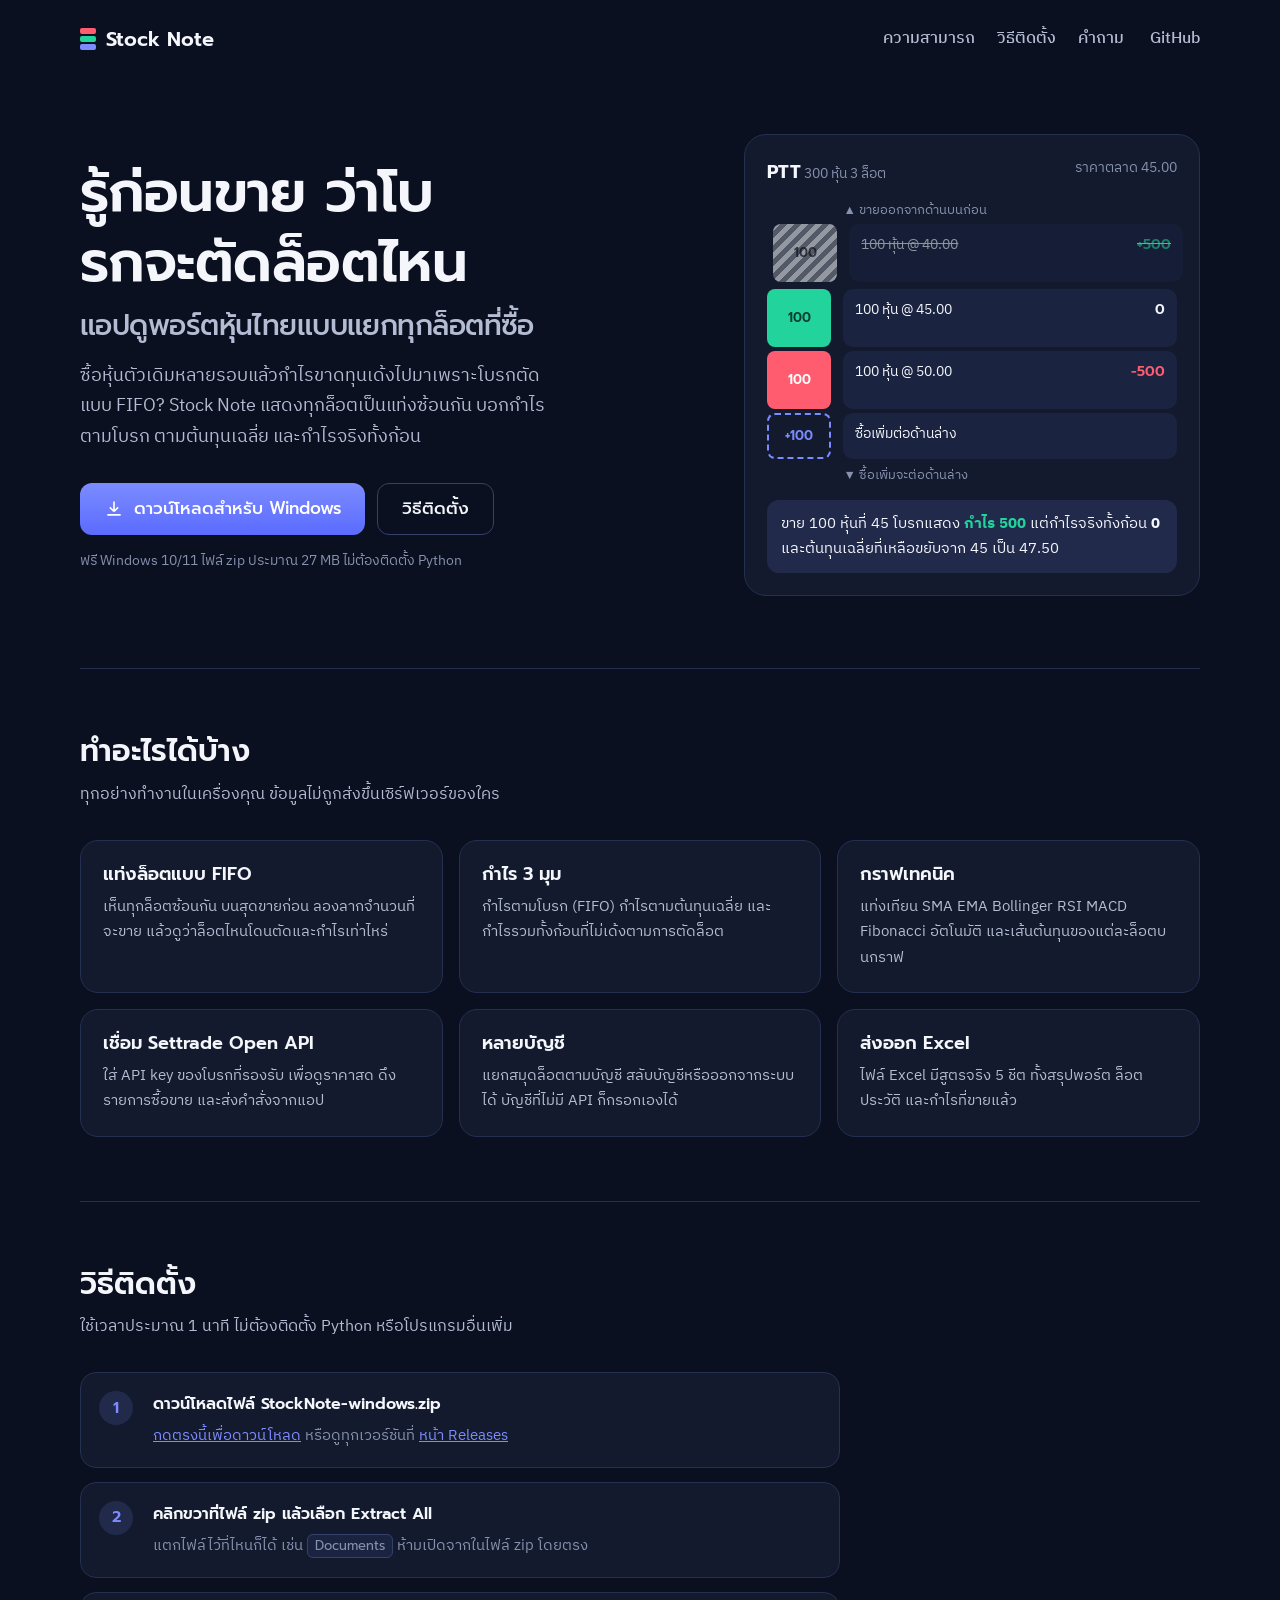
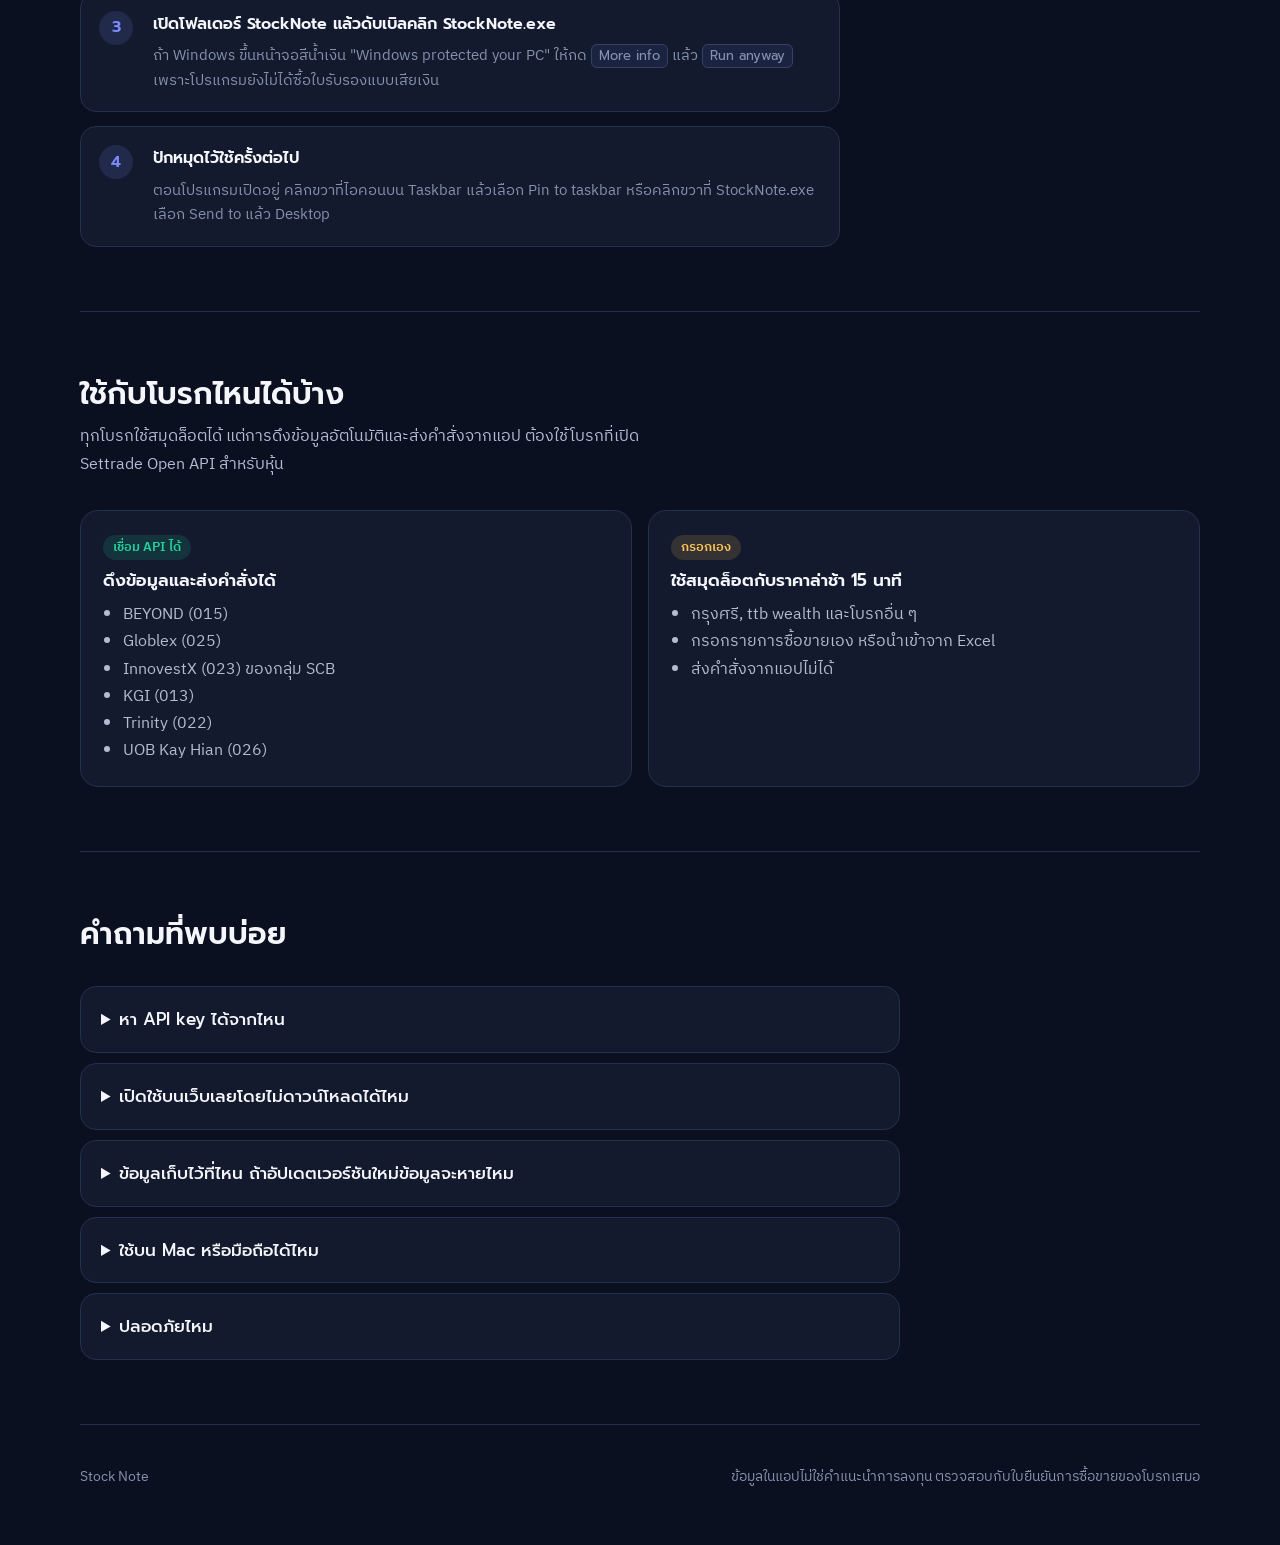
<file: docs/index.html>
<!doctype html>
<html lang="th">
<head>
<meta charset="utf-8">
<meta name="viewport" content="width=device-width, initial-scale=1">
<meta name="theme-color" content="#0B1020">
<title>Stock Note</title>
<meta name="description" content="Stock Note แอปดูพอร์ตหุ้นไทยแบบแยกล็อต เห็นก่อนขายว่าโบรกจะตัดล็อตไหน (FIFO) และกำไรจริงทั้งก้อนเท่าไหร่">
<link rel="icon" href="icon.svg" type="image/svg+xml">
<link rel="preconnect" href="https://fonts.googleapis.com">
<link rel="preconnect" href="https://fonts.gstatic.com" crossorigin>
<link href="https://fonts.googleapis.com/css2?family=Prompt:wght@500;600;700&family=IBM+Plex+Sans+Thai:wght@400;500;600&display=swap" rel="stylesheet">
<style>
:root {
  --bg: #0B1020; --surface: #131A2D; --surface-2: #1A2340; --line: #24304F; --line-strong: #34426A;
  --text: #F4F6FB; --text-2: #B3BCD3; --text-3: #8591AE;
  --brand: #7C8CFF; --brand-2: #5A6BFF; --brand-bg: rgba(124,140,255,.14);
  --gain: #22D39B; --loss: #FF5C70; --mark: #FFC757;
  --font-ui: "IBM Plex Sans Thai", "Leelawadee UI", Tahoma, sans-serif;
  --font-num: "Prompt", "IBM Plex Sans Thai", sans-serif;
  color-scheme: dark;
}
* { box-sizing: border-box; }
html { -webkit-tap-highlight-color: transparent; scroll-behavior: smooth; }
body { margin: 0; background: var(--bg); color: var(--text); font: 16px/1.7 var(--font-ui); -webkit-font-smoothing: antialiased; }
h1, h2, h3 { font-family: var(--font-num); font-weight: 600; line-height: 1.25; margin: 0; text-wrap: balance; }
p { margin: 0; }
a { color: var(--brand); }
:focus-visible { outline: 2px solid #9AA6FF; outline-offset: 3px; border-radius: 6px; }
.wrap { width: min(1120px, 100% - 32px); margin: 0 auto; }

header { display: flex; align-items: center; justify-content: space-between; padding: 22px 0; }
.brand { display: flex; align-items: center; gap: 10px; font-family: var(--font-num); font-weight: 600; font-size: 20px; color: var(--text); text-decoration: none; }
.logo { display: grid; gap: 2px; width: 16px; }
.logo i { display: block; height: 6px; border-radius: 2px; }
.logo i:nth-child(1) { background: var(--loss); } .logo i:nth-child(2) { background: var(--gain); } .logo i:nth-child(3) { background: var(--brand); }
nav a { color: var(--text-2); text-decoration: none; margin-left: 22px; font-weight: 500; }
nav a:hover { color: var(--text); }

.hero { display: grid; grid-template-columns: 1.15fr .85fr; gap: 48px; align-items: center; padding: 56px 0 72px; }
.hero h1 { font-size: clamp(36px, 5vw, 56px); letter-spacing: -.01em; margin-bottom: 18px; }
.hero h1 span { display: block; color: var(--text-2); font-size: .5em; font-weight: 500; margin-top: 10px; }
.hero p.lead { font-size: 18px; color: var(--text-2); max-width: 44ch; margin-bottom: 30px; }
.cta { display: flex; flex-wrap: wrap; gap: 12px; align-items: center; }
.btn { display: inline-flex; align-items: center; gap: 10px; min-height: 52px; padding: 0 24px; border-radius: 12px; font-family: var(--font-num); font-weight: 500; font-size: 17px; text-decoration: none; transition: filter .15s, transform .1s; }
.btn:hover { filter: brightness(1.1); }
.btn:active { transform: translateY(1px); }
.btn.primary { background: linear-gradient(180deg, var(--brand), var(--brand-2)); color: #fff; }
.btn.ghost { border: 1px solid var(--line-strong); color: var(--text); }
.btn.ghost:hover { background: var(--surface); filter: none; }
.meta { font-size: 14px; color: var(--text-3); margin-top: 14px; }

/* the FIFO stack illustration */
.demo { background: var(--surface); border: 1px solid var(--line); border-radius: 22px; padding: 22px; }
.demo-head { display: flex; justify-content: space-between; font-size: 13.5px; color: var(--text-3); margin-bottom: 12px; }
.demo-head b { color: var(--text); font-family: var(--font-num); font-size: 18px; }
.rows { display: grid; gap: 4px; }
.row { display: grid; grid-template-columns: 64px 1fr; gap: 12px; }
.bar { border-radius: 8px; display: grid; place-items: center; font-family: var(--font-num); font-weight: 600; font-size: 13px; color: rgba(0,0,0,.7); }
.bar.g { background: var(--gain); } .bar.l { background: var(--loss); color: #fff; } .bar.n { border: 2px dashed var(--brand); color: var(--brand); }
.info { background: var(--surface-2); border-radius: 10px; padding: 9px 12px; display: flex; justify-content: space-between; gap: 8px; font-size: 14px; }
.info b { font-family: var(--font-num); font-weight: 600; }
.row.out { opacity: .55; transform: translate(6px, -3px); }
.row.out .bar { background: repeating-linear-gradient(135deg, #fff 0 5px, rgba(255,255,255,.5) 5px 10px); }
.row.out .info { text-decoration: line-through; }
.edge { font-size: 12.5px; color: var(--text-3); text-align: left; padding-left: 76px; margin: 6px 0; }
.say { margin-top: 14px; padding: 12px 14px; background: var(--brand-bg); border-radius: 12px; font-size: 14.5px; }
.gain { color: var(--gain); } .loss { color: var(--loss); }

section.block { padding: 64px 0; border-top: 1px solid var(--line); }
section.block > h2 { font-size: 30px; margin-bottom: 10px; }
section.block > p.sub { color: var(--text-2); margin-bottom: 32px; max-width: 60ch; }
.features { display: grid; grid-template-columns: repeat(3, 1fr); gap: 16px; }
.feature { background: var(--surface); border: 1px solid var(--line); border-radius: 18px; padding: 22px; }
.feature h3 { font-size: 18px; margin-bottom: 8px; }
.feature p { color: var(--text-2); font-size: 15px; }

.steps { counter-reset: s; list-style: none; padding: 0; margin: 0; display: grid; gap: 14px; max-width: 760px; }
.steps li { counter-increment: s; display: grid; grid-template-columns: 40px 1fr; gap: 14px; background: var(--surface); border: 1px solid var(--line); border-radius: 16px; padding: 18px; }
.steps li::before { content: counter(s); display: grid; place-items: center; width: 34px; height: 34px; border-radius: 99px; background: var(--brand-bg); color: var(--brand); font-family: var(--font-num); font-weight: 600; }
.steps b { font-family: var(--font-num); font-weight: 600; }
.steps .note { display: block; margin-top: 6px; color: var(--text-3); font-size: 14.5px; }
kbd { font-family: var(--font-num); font-size: .9em; background: var(--surface-2); border: 1px solid var(--line-strong); border-radius: 6px; padding: 1px 7px; }

.brokers { display: grid; grid-template-columns: 1fr 1fr; gap: 16px; }
.card { background: var(--surface); border: 1px solid var(--line); border-radius: 18px; padding: 22px; }
.card h3 { font-size: 17px; margin-bottom: 10px; }
.card ul { margin: 0; padding-left: 20px; color: var(--text-2); }
.tag { display: inline-block; font-size: 12.5px; font-weight: 600; padding: 2px 10px; border-radius: 99px; margin-bottom: 10px; }
.tag.yes { background: rgba(34,211,155,.14); color: var(--gain); } .tag.no { background: rgba(255,199,87,.14); color: var(--mark); }

details { background: var(--surface); border: 1px solid var(--line); border-radius: 16px; padding: 4px 20px; max-width: 820px; }
details + details { margin-top: 10px; }
summary { cursor: pointer; padding: 14px 0; font-family: var(--font-num); font-weight: 500; font-size: 17px; }
details p, details ul { color: var(--text-2); margin: 0 0 16px; }
pre { background: var(--surface-2); border-radius: 10px; padding: 12px 14px; overflow-x: auto; font-size: 14px; margin: 0 0 16px; }

footer { padding: 40px 0 56px; border-top: 1px solid var(--line); color: var(--text-3); font-size: 14px; display: flex; justify-content: space-between; flex-wrap: wrap; gap: 12px; }

@media (max-width: 880px) {
  .hero { grid-template-columns: 1fr; padding-top: 24px; }
  .features, .brokers { grid-template-columns: 1fr; }
  nav a:not(:last-child) { display: none; }
}
@media (prefers-reduced-motion: reduce) { html { scroll-behavior: auto; } * { transition: none !important; } }
</style>
</head>
<body>
<div class="wrap">
  <header>
    <a class="brand" href="#" translate="no"><span class="logo" aria-hidden="true"><i></i><i></i><i></i></span>Stock Note</a>
    <nav aria-label="เมนู"><a href="#features">ความสามารถ</a><a href="#install">วิธีติดตั้ง</a><a href="#faq">คำถาม</a>
      <a href="https://github.com/woraphontrangpanich-jpg/stocknote">GitHub</a></nav>
  </header>

  <main>
    <section class="hero">
      <div>
        <h1>รู้ก่อนขาย ว่าโบรกจะตัดล็อตไหน<span>แอปดูพอร์ตหุ้นไทยแบบแยกทุกล็อตที่ซื้อ</span></h1>
        <p class="lead">ซื้อหุ้นตัวเดิมหลายรอบแล้วกำไรขาดทุนเด้งไปมาเพราะโบรกตัดแบบ FIFO? Stock Note แสดงทุกล็อตเป็นแท่งซ้อนกัน บอกกำไรตามโบรก ตามต้นทุนเฉลี่ย และกำไรจริงทั้งก้อน</p>
        <div class="cta">
          <a class="btn primary" href="https://github.com/woraphontrangpanich-jpg/stocknote/releases/latest/download/StockNote-windows.zip">
            <svg width="20" height="20" viewBox="0 0 24 24" fill="none" stroke="currentColor" stroke-width="2" aria-hidden="true"><path d="M12 3v12m0 0l-5-5m5 5l5-5M4 19h16"/></svg>
            ดาวน์โหลดสำหรับ Windows</a>
          <a class="btn ghost" href="#install">วิธีติดตั้ง</a>
        </div>
        <p class="meta">ฟรี  Windows 10/11  ไฟล์ zip ประมาณ 27 MB  ไม่ต้องติดตั้ง Python</p>
      </div>

      <div class="demo" aria-label="ตัวอย่างแท่งล็อต PTT">
        <div class="demo-head"><span><b translate="no">PTT</b> 300 หุ้น 3 ล็อต</span><span>ราคาตลาด 45.00</span></div>
        <p class="edge">▲ ขายออกจากด้านบนก่อน</p>
        <div class="rows">
          <div class="row out"><div class="bar g" style="height:58px">100</div><div class="info"><span>100 หุ้น @ 40.00</span><b class="gain">+500</b></div></div>
          <div class="row"><div class="bar g" style="height:58px">100</div><div class="info"><span>100 หุ้น @ 45.00</span><b>0</b></div></div>
          <div class="row"><div class="bar l" style="height:58px">100</div><div class="info"><span>100 หุ้น @ 50.00</span><b class="loss">−500</b></div></div>
          <div class="row"><div class="bar n" style="height:46px">+100</div><div class="info"><span>ซื้อเพิ่มต่อด้านล่าง</span></div></div>
        </div>
        <p class="edge">▼ ซื้อเพิ่มจะต่อด้านล่าง</p>
        <p class="say">ขาย 100 หุ้นที่ 45 โบรกแสดง <b class="gain">กำไร 500</b> แต่กำไรจริงทั้งก้อน <b>0</b> และต้นทุนเฉลี่ยที่เหลือขยับจาก 45 เป็น 47.50</p>
      </div>
    </section>

    <section class="block" id="features">
      <h2>ทำอะไรได้บ้าง</h2>
      <p class="sub">ทุกอย่างทำงานในเครื่องคุณ ข้อมูลไม่ถูกส่งขึ้นเซิร์ฟเวอร์ของใคร</p>
      <div class="features">
        <div class="feature"><h3>แท่งล็อตแบบ FIFO</h3><p>เห็นทุกล็อตซ้อนกัน บนสุดขายก่อน ลองลากจำนวนที่จะขาย แล้วดูว่าล็อตไหนโดนตัดและกำไรเท่าไหร่</p></div>
        <div class="feature"><h3>กำไร 3 มุม</h3><p>กำไรตามโบรก (FIFO) กำไรตามต้นทุนเฉลี่ย และกำไรรวมทั้งก้อนที่ไม่เด้งตามการตัดล็อต</p></div>
        <div class="feature"><h3>กราฟเทคนิค</h3><p>แท่งเทียน SMA EMA Bollinger RSI MACD Fibonacci อัตโนมัติ และเส้นต้นทุนของแต่ละล็อตบนกราฟ</p></div>
        <div class="feature"><h3>เชื่อม Settrade Open API</h3><p>ใส่ API key ของโบรกที่รองรับ เพื่อดูราคาสด ดึงรายการซื้อขาย และส่งคำสั่งจากแอป</p></div>
        <div class="feature"><h3>หลายบัญชี</h3><p>แยกสมุดล็อตตามบัญชี สลับบัญชีหรือออกจากระบบได้ บัญชีที่ไม่มี API ก็กรอกเองได้</p></div>
        <div class="feature"><h3>ส่งออก Excel</h3><p>ไฟล์ Excel มีสูตรจริง 5 ชีต ทั้งสรุปพอร์ต ล็อต ประวัติ และกำไรที่ขายแล้ว</p></div>
      </div>
    </section>

    <section class="block" id="install">
      <h2>วิธีติดตั้ง</h2>
      <p class="sub">ใช้เวลาประมาณ 1 นาที ไม่ต้องติดตั้ง Python หรือโปรแกรมอื่นเพิ่ม</p>
      <ol class="steps">
        <li><div><b>ดาวน์โหลดไฟล์ <span translate="no">StockNote-windows.zip</span></b>
          <span class="note"><a href="https://github.com/woraphontrangpanich-jpg/stocknote/releases/latest/download/StockNote-windows.zip">กดตรงนี้เพื่อดาวน์โหลด</a> หรือดูทุกเวอร์ชันที่ <a href="https://github.com/woraphontrangpanich-jpg/stocknote/releases">หน้า Releases</a></span></div></li>
        <li><div><b>คลิกขวาที่ไฟล์ zip แล้วเลือก Extract All</b>
          <span class="note">แตกไฟล์ไว้ที่ไหนก็ได้ เช่น <kbd>Documents</kbd> ห้ามเปิดจากในไฟล์ zip โดยตรง</span></div></li>
        <li><div><b>เปิดโฟลเดอร์ StockNote แล้วดับเบิลคลิก <span translate="no">StockNote.exe</span></b>
          <span class="note">ถ้า Windows ขึ้นหน้าจอสีน้ำเงิน "Windows protected your PC" ให้กด <kbd>More info</kbd> แล้ว <kbd>Run anyway</kbd> เพราะโปรแกรมยังไม่ได้ซื้อใบรับรองแบบเสียเงิน</span></div></li>
        <li><div><b>ปักหมุดไว้ใช้ครั้งต่อไป</b>
          <span class="note">ตอนโปรแกรมเปิดอยู่ คลิกขวาที่ไอคอนบน Taskbar แล้วเลือก Pin to taskbar หรือคลิกขวาที่ StockNote.exe เลือก Send to แล้ว Desktop</span></div></li>
      </ol>
    </section>

    <section class="block" id="brokers">
      <h2>ใช้กับโบรกไหนได้บ้าง</h2>
      <p class="sub">ทุกโบรกใช้สมุดล็อตได้ แต่การดึงข้อมูลอัตโนมัติและส่งคำสั่งจากแอป ต้องใช้โบรกที่เปิด Settrade Open API สำหรับหุ้น</p>
      <div class="brokers">
        <div class="card"><span class="tag yes">เชื่อม API ได้</span><h3>ดึงข้อมูลและส่งคำสั่งได้</h3>
          <ul><li>BEYOND (015)</li><li>Globlex (025)</li><li>InnovestX (023) ของกลุ่ม SCB</li><li>KGI (013)</li><li>Trinity (022)</li><li>UOB Kay Hian (026)</li></ul></div>
        <div class="card"><span class="tag no">กรอกเอง</span><h3>ใช้สมุดล็อตกับราคาล่าช้า 15 นาที</h3>
          <ul><li>กรุงศรี, ttb wealth และโบรกอื่น ๆ</li><li>กรอกรายการซื้อขายเอง หรือนำเข้าจาก Excel</li><li>ส่งคำสั่งจากแอปไม่ได้</li></ul></div>
      </div>
    </section>

    <section class="block" id="faq">
      <h2>คำถามที่พบบ่อย</h2>
      <p class="sub"></p>
      <details><summary>หา API key ได้จากไหน</summary>
        <p>เข้า streaming.settrade.com ด้วย username เดียวกับแอป Streaming กดเมนู More แล้วเลือก API Key Management กด Generate จะได้ App ID และ App Secret (แสดงครั้งเดียว ให้คัดลอกเก็บไว้) ส่วน App Code อยู่ในหน้าเดียวกัน ลูกค้า InnovestX ไม่มีในหน้านี้ ให้ติดต่อ InnovestX เพื่อขอ key</p></details>
      <details><summary>เปิดใช้บนเว็บเลยโดยไม่ดาวน์โหลดได้ไหม</summary>
        <p>ยังไม่ได้ Stock Note ต้องรันโปรแกรมเล็ก ๆ ในเครื่องเพื่อเซ็นคำขอไปที่ Settrade ด้วย App Secret และดึงราคาหุ้น ซึ่งหน้าเว็บอย่างเดียวทำไม่ได้ และถ้าเอา App Secret ไปไว้ในหน้าเว็บก็ไม่ปลอดภัย โปรแกรมจึงรันในเครื่องคุณ เปิดได้เฉพาะจากเครื่องนี้ และไม่ส่ง key ไปที่อื่นนอกจาก Settrade</p></details>
      <details><summary>ข้อมูลเก็บไว้ที่ไหน ถ้าอัปเดตเวอร์ชันใหม่ข้อมูลจะหายไหม</summary>
        <p>ข้อมูลเก็บที่ <kbd>%LOCALAPPDATA%\StockNote</kbd> แยกจากตัวโปรแกรม อัปเดตโดยแตกไฟล์เวอร์ชันใหม่ทับได้เลย ข้อมูลไม่หาย และมีไฟล์สำรองอัตโนมัติวันละไฟล์ API key เก็บใน Windows Credential Manager</p></details>
      <details><summary>ใช้บน Mac หรือมือถือได้ไหม</summary>
        <p>ตอนนี้มีตัวติดตั้งสำหรับ Windows เท่านั้น บน Mac หรือ Linux รันจากซอร์สโค้ดได้ ถ้ามี Python 3.10 ขึ้นไป</p>
        <pre>git clone https://github.com/woraphontrangpanich-jpg/stocknote.git
cd stocknote
python -m venv .venv
.venv/bin/pip install -r requirements.txt
.venv/bin/python run.py</pre></details>
      <details><summary>ปลอดภัยไหม</summary>
        <ul><li>โปรแกรมรับการเชื่อมต่อจากเครื่องตัวเองเท่านั้น (127.0.0.1)</li><li>PIN ซื้อขายใช้ครั้งเดียวต่อคำสั่ง ไม่ถูกบันทึก</li><li>ทุกคำสั่งซื้อขายต้องกดยืนยันก่อนส่ง</li><li>ซอร์สโค้ดเปิดให้ดูได้ทั้งหมดบน GitHub</li></ul></details>
    </section>
  </main>

  <footer>
    <span translate="no">Stock Note</span>
    <span>ข้อมูลในแอปไม่ใช่คำแนะนำการลงทุน ตรวจสอบกับใบยืนยันการซื้อขายของโบรกเสมอ</span>
  </footer>
</div>
</body>
</html>
</file>
